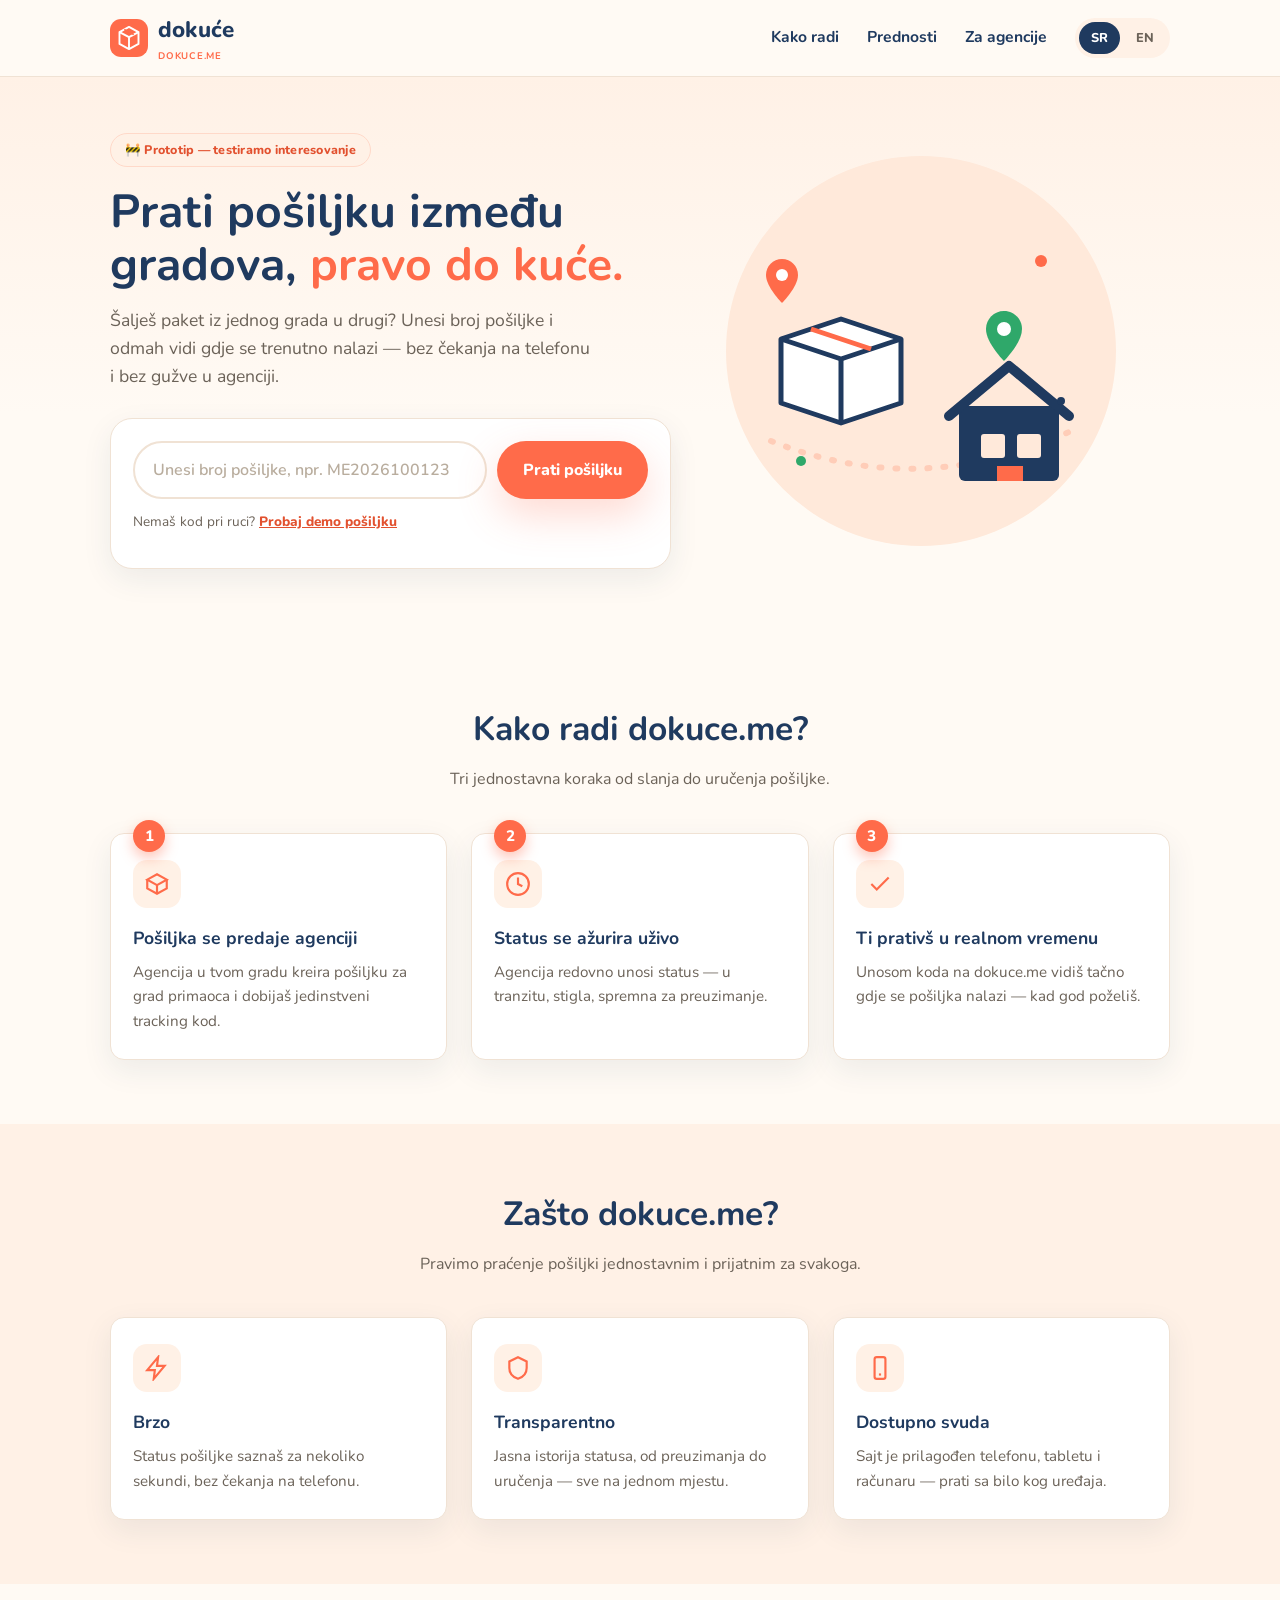
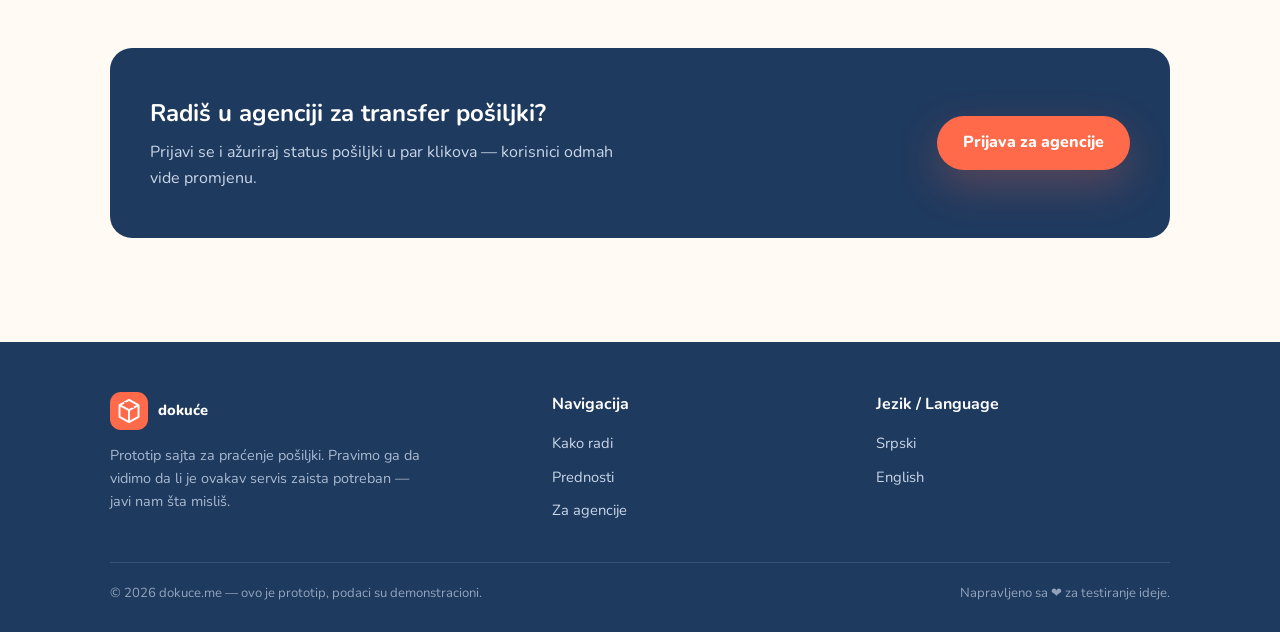
<file: index.html>
<!DOCTYPE html>
<html lang="sr">
<head>
<meta charset="UTF-8">
<meta name="viewport" content="width=device-width, initial-scale=1.0">

<!-- Google Analytics (GA4) — zameni G-XXXXXXXXXX svojim Measurement ID-jem iz analytics.google.com -->
<script async src="https://www.googletagmanager.com/gtag/js?id=G-XXXXXXXXXX"></script>
<script>
  window.dataLayer = window.dataLayer || [];
  function gtag(){dataLayer.push(arguments);}
  gtag('js', new Date());
  gtag('config', 'G-HY9GDK5MXQ');
</script>

<title>dokuće — Praćenje pošiljke između gradova | dokuce.me</title>
<meta name="description" content="Pratite pošiljke koje putuju između gradova u realnom vremenu — unesite tracking kod i saznajte tačno gdje se nalaze. Agencije za transport pošiljki ažuriraju status direktno na dokuce.me.">
<link rel="canonical" href="https://dokuce.me/">
<link rel="alternate" hreflang="sr" href="https://dokuce.me/">
<link rel="alternate" hreflang="en" href="https://dokuce.me/en/">
<link rel="alternate" hreflang="x-default" href="https://dokuce.me/">

<meta property="og:type" content="website">
<meta property="og:site_name" content="dokuće">
<meta property="og:title" content="dokuće — Praćenje pošiljke između gradova">
<meta property="og:description" content="Unesi tracking kod i saznaj gdje se tačno nalazi tvoja pošiljka na putu između gradova. Jednostavno, brzo, do kuće.">
<meta property="og:url" content="https://dokuce.me/">
<meta property="og:locale" content="sr_ME">
<meta property="og:locale:alternate" content="en_US">
<meta name="twitter:card" content="summary">
<meta name="theme-color" content="#ff6b4a">

<link rel="icon" href="/assets/favicon.svg" type="image/svg+xml">
<link rel="preconnect" href="https://fonts.googleapis.com">
<link rel="preconnect" href="https://fonts.gstatic.com" crossorigin>
<link href="https://fonts.googleapis.com/css2?family=Nunito:wght@400;600;700;800&display=swap" rel="stylesheet">
<link rel="stylesheet" href="/css/style.css">

<script type="application/ld+json">
{
  "@context": "https://schema.org",
  "@type": "Organization",
  "name": "dokuće",
  "alternateName": "dokuce.me",
  "url": "https://dokuce.me/",
  "logo": "https://dokuce.me/assets/logo.svg",
  "description": "Servis za praćenje lokalnih pošiljki koje putuju između gradova — prototip za ispitivanje interesovanja korisnika.",
  "sameAs": []
}
</script>
</head>
<body>

<header class="site-header">
  <div class="container">
    <a href="/" class="brand">
      <img src="/assets/logo.svg" alt="" class="logo-mark">
      <span>dokuće<small>dokuce.me</small></span>
    </a>

    <nav class="nav-desktop" aria-label="Glavna navigacija">
      <a href="#kako-radi">Kako radi</a>
      <a href="#prednosti">Prednosti</a>
      <a href="/agencije.html">Za agencije</a>
      <div class="lang-switch" aria-label="Izbor jezika">
        <a href="/" class="active">SR</a>
        <a href="/en/">EN</a>
      </div>
    </nav>

    <button class="nav-toggle" data-nav-toggle aria-expanded="false" aria-label="Otvori meni">
      <svg viewBox="0 0 24 24" fill="none" stroke="currentColor" stroke-width="2.2" stroke-linecap="round"><line x1="3" y1="6" x2="21" y2="6"/><line x1="3" y1="12" x2="21" y2="12"/><line x1="3" y1="18" x2="21" y2="18"/></svg>
    </button>
  </div>
  <nav class="nav-mobile" data-nav-mobile aria-label="Mobilna navigacija">
    <a href="#kako-radi">Kako radi</a>
    <a href="#prednosti">Prednosti</a>
    <a href="/agencije.html">Za agencije</a>
    <div class="lang-switch">
      <a href="/" class="active">SR</a>
      <a href="/en/">EN</a>
    </div>
  </nav>
</header>

<main>
  <section class="hero">
    <div class="container">
      <div class="hero-copy">
        <span class="proto-badge">🚧 Prototip — testiramo interesovanje</span>
        <h1>Prati pošiljku između gradova, <span class="accent">pravo do kuće.</span></h1>
        <p class="lead">Šalješ paket iz jednog grada u drugi? Unesi broj pošiljke i odmah vidi gdje se trenutno nalazi — bez čekanja na telefonu i bez gužve u agenciji.</p>

        <div class="track-card">
          <form data-track-form class="track-form">
            <label for="track-code" class="visually-hidden">Broj pošiljke</label>
            <input type="text" id="track-code" data-track-input placeholder="Unesi broj pošiljke, npr. ME2026100123" autocomplete="off">
            <button type="submit" class="btn btn-primary">Prati pošiljku</button>
          </form>
          <p class="track-hint">Nemaš kod pri ruci? <button type="button" data-demo-code>Probaj demo pošiljku</button></p>
          <p class="track-error" data-track-error></p>
        </div>
      </div>

      <div class="hero-art">
        <img src="/assets/hero.svg" alt="Ilustracija pošiljke na putu do kuće" width="420" height="420">
      </div>
    </div>
  </section>

  <section class="result-section" data-result-section>
    <div class="container">
      <div class="result-card">
        <div class="result-head" data-result-head>
          <div>
            <h2>Pošiljka <span class="result-code" data-result-code></span></h2>
            <div class="result-route" data-result-route></div>
            <div><strong>Pošiljalac:</strong> <span data-result-from></span> · <strong>Primalac:</strong> <span data-result-to></span></div>
            <div><strong>Agencija:</strong> <span data-result-agency></span></div>
          </div>
          <span class="status-pill" data-status-pill></span>
        </div>
        <ul class="timeline" data-timeline></ul>
      </div>
    </div>
  </section>

  <section class="section" id="kako-radi">
    <div class="container">
      <h2 class="section-title">Kako radi dokuce.me?</h2>
      <p class="section-sub">Tri jednostavna koraka od slanja do uručenja pošiljke.</p>
      <div class="grid-3">
        <div class="step-card">
          <span class="step-num">1</span>
          <div class="icon-wrap">
            <svg viewBox="0 0 24 24" fill="none" stroke="currentColor" stroke-width="2"><path d="M21 8l-9-5-9 5 9 5 9-5z"/><path d="M3 8v8l9 5 9-5V8"/><path d="M12 13v8"/></svg>
          </div>
          <h3>Pošiljka se predaje agenciji</h3>
          <p>Agencija u tvom gradu kreira pošiljku za grad primaoca i dobijaš jedinstveni tracking kod.</p>
        </div>
        <div class="step-card">
          <span class="step-num">2</span>
          <div class="icon-wrap">
            <svg viewBox="0 0 24 24" fill="none" stroke="currentColor" stroke-width="2"><circle cx="12" cy="12" r="10"/><path d="M12 6v6l4 2"/></svg>
          </div>
          <h3>Status se ažurira uživo</h3>
          <p>Agencija redovno unosi status — u tranzitu, stigla, spremna za preuzimanje.</p>
        </div>
        <div class="step-card">
          <span class="step-num">3</span>
          <div class="icon-wrap">
            <svg viewBox="0 0 24 24" fill="none" stroke="currentColor" stroke-width="2"><path d="M20 6L9 17l-5-5"/></svg>
          </div>
          <h3>Ti prativš u realnom vremenu</h3>
          <p>Unosom koda na dokuce.me vidiš tačno gdje se pošiljka nalazi — kad god poželiš.</p>
        </div>
      </div>
    </div>
  </section>

  <section class="section section-alt" id="prednosti">
    <div class="container">
      <h2 class="section-title">Zašto dokuce.me?</h2>
      <p class="section-sub">Pravimo praćenje pošiljki jednostavnim i prijatnim za svakoga.</p>
      <div class="grid-3">
        <div class="feature-card">
          <div class="icon-wrap">
            <svg viewBox="0 0 24 24" fill="none" stroke="currentColor" stroke-width="2"><path d="M13 2L3 14h7l-1 8 10-12h-7l1-8z"/></svg>
          </div>
          <h3>Brzo</h3>
          <p>Status pošiljke saznaš za nekoliko sekundi, bez čekanja na telefonu.</p>
        </div>
        <div class="feature-card">
          <div class="icon-wrap">
            <svg viewBox="0 0 24 24" fill="none" stroke="currentColor" stroke-width="2"><path d="M12 2l8 4v6c0 5-3.5 8.5-8 10-4.5-1.5-8-5-8-10V6l8-4z"/></svg>
          </div>
          <h3>Transparentno</h3>
          <p>Jasna istorija statusa, od preuzimanja do uručenja — sve na jednom mjestu.</p>
        </div>
        <div class="feature-card">
          <div class="icon-wrap">
            <svg viewBox="0 0 24 24" fill="none" stroke="currentColor" stroke-width="2"><rect x="7" y="2" width="10" height="20" rx="2"/><line x1="11" y1="18" x2="13" y2="18"/></svg>
          </div>
          <h3>Dostupno svuda</h3>
          <p>Sajt je prilagođen telefonu, tabletu i računaru — prati sa bilo kog uređaja.</p>
        </div>
      </div>
    </div>
  </section>

  <section class="section">
    <div class="container">
      <div class="cta-banner">
        <div>
          <h2>Radiš u agenciji za transfer pošiljki?</h2>
          <p>Prijavi se i ažuriraj status pošiljki u par klikova — korisnici odmah vide promjenu.</p>
        </div>
        <a href="/agencije.html" class="btn btn-primary">Prijava za agencije</a>
      </div>
    </div>
  </section>
</main>

<footer class="site-footer">
  <div class="container">
    <div class="footer-grid">
      <div class="footer-brand">
        <a href="/" class="brand"><img src="/assets/logo.svg" alt="" class="logo-mark"><span>dokuće</span></a>
        <p>Prototip sajta za praćenje pošiljki. Pravimo ga da vidimo da li je ovakav servis zaista potreban — javi nam šta misliš.</p>
      </div>
      <div>
        <h4>Navigacija</h4>
        <ul>
          <li><a href="#kako-radi">Kako radi</a></li>
          <li><a href="#prednosti">Prednosti</a></li>
          <li><a href="/agencije.html">Za agencije</a></li>
        </ul>
      </div>
      <div>
        <h4>Jezik / Language</h4>
        <ul>
          <li><a href="/">Srpski</a></li>
          <li><a href="/en/">English</a></li>
        </ul>
      </div>
    </div>
    <div class="footer-bottom">
      <span>© 2026 dokuce.me — ovo je prototip, podaci su demonstracioni.</span>
      <span>Napravljeno sa ❤ za testiranje ideje.</span>
    </div>
  </div>
</footer>

<script src="/js/data.js"></script>
<script src="/js/app.js"></script>
</body>
</html>
</file>
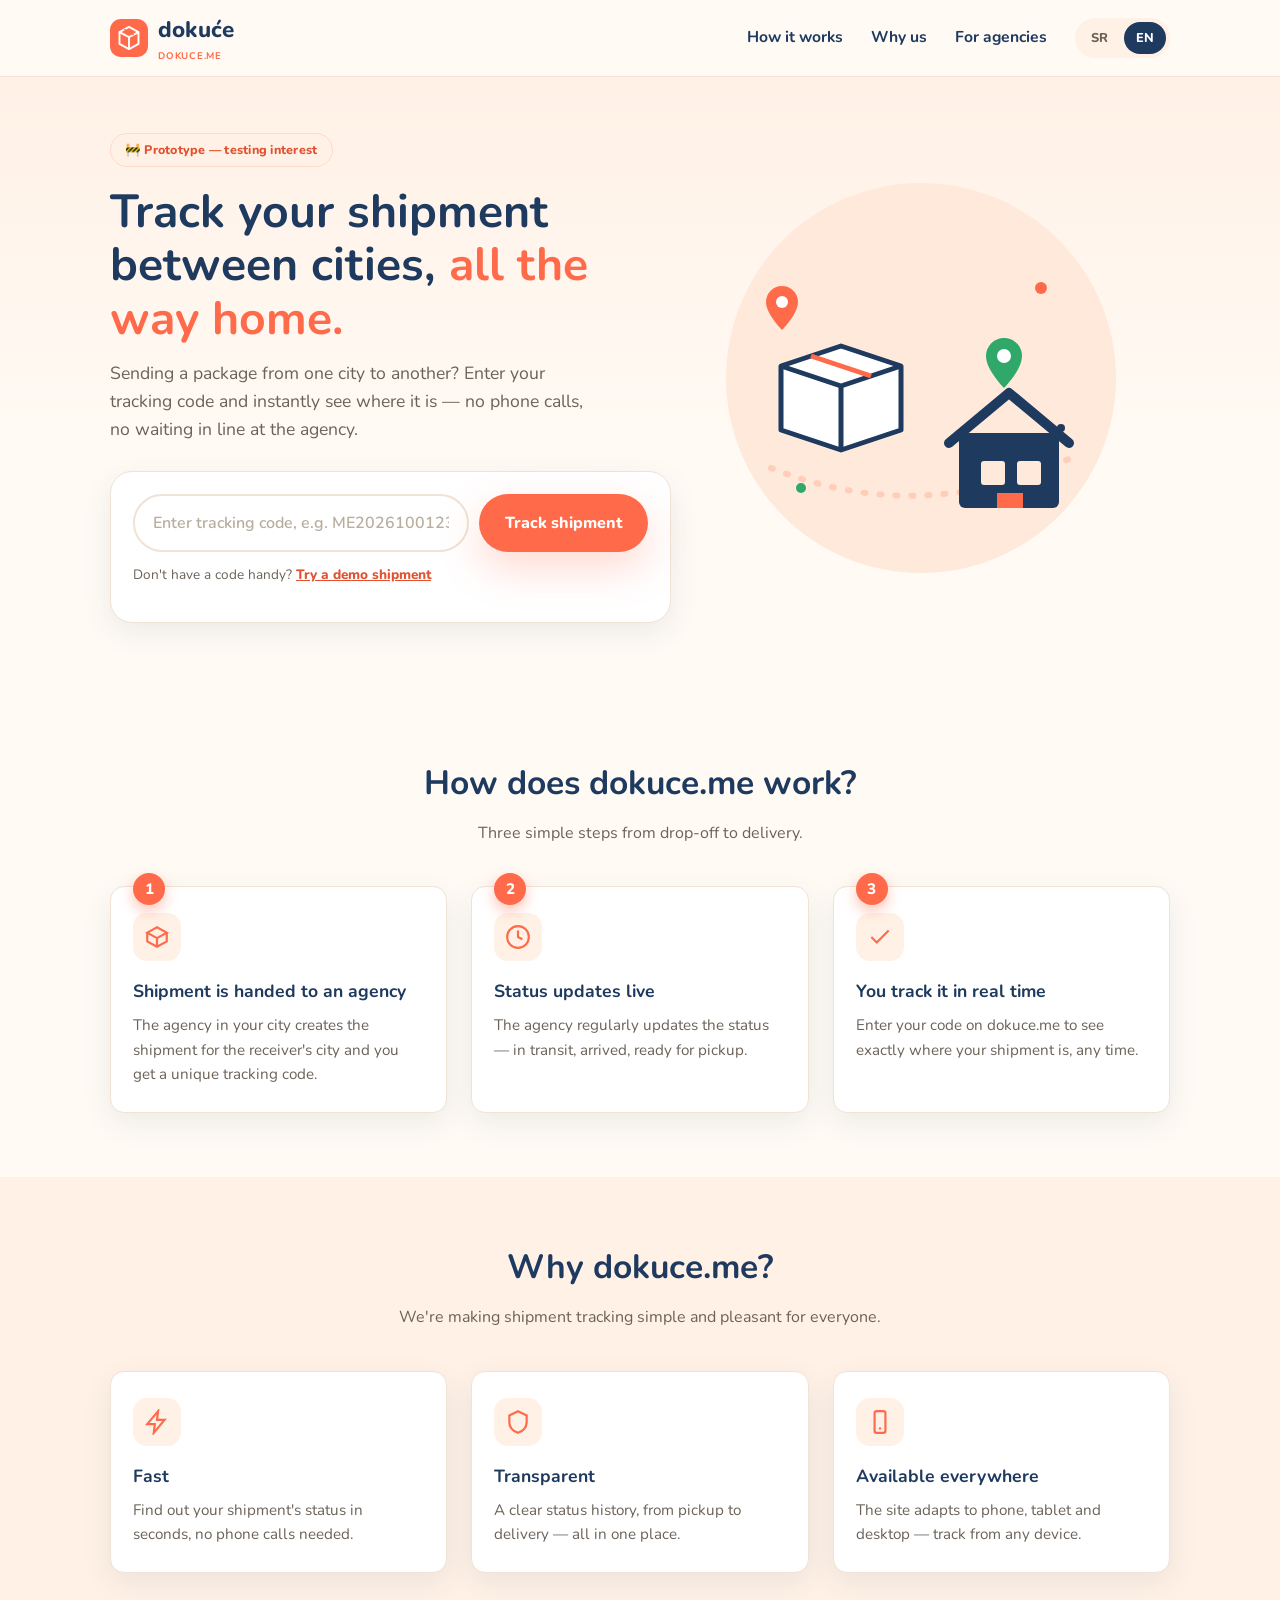
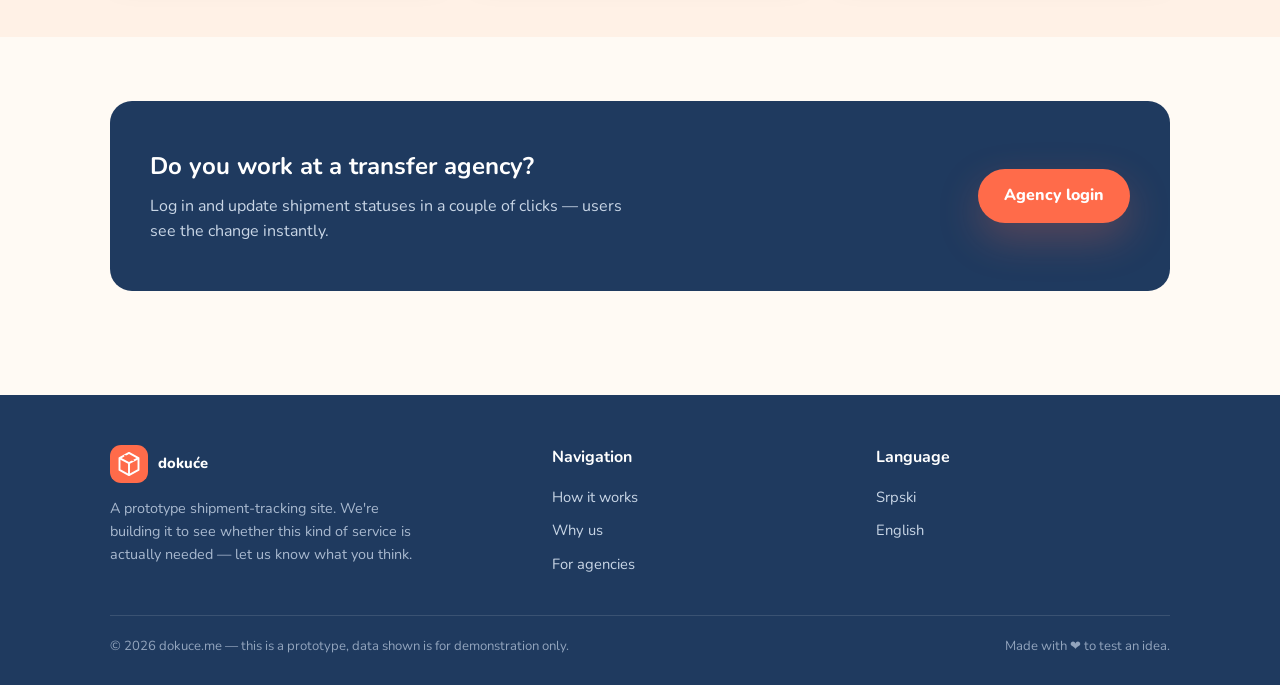
<file: en/index.html>
<!DOCTYPE html>
<html lang="en">
<head>
<meta charset="UTF-8">
<meta name="viewport" content="width=device-width, initial-scale=1.0">

<!-- Google Analytics (GA4) — replace G-XXXXXXXXXX with your Measurement ID from analytics.google.com -->
<script async src="https://www.googletagmanager.com/gtag/js?id=G-XXXXXXXXXX"></script>
<script>
  window.dataLayer = window.dataLayer || [];
  function gtag(){dataLayer.push(arguments);}
  gtag('js', new Date());
  gtag('config', 'G-XXXXXXXXXX');
</script>

<title>dokuće — Track Shipments Between Cities | dokuce.me</title>
<meta name="description" content="Track local shipments travelling between cities in real time — enter your tracking code and see exactly where it is. Transport agencies update shipment status directly on dokuce.me.">
<link rel="canonical" href="https://dokuce.me/en/">
<link rel="alternate" hreflang="sr" href="https://dokuce.me/">
<link rel="alternate" hreflang="en" href="https://dokuce.me/en/">
<link rel="alternate" hreflang="x-default" href="https://dokuce.me/">

<meta property="og:type" content="website">
<meta property="og:site_name" content="dokuće">
<meta property="og:title" content="dokuće — Track Shipments Between Cities">
<meta property="og:description" content="Enter your tracking code and see exactly where your shipment is on its way between cities. Simple, fast, all the way home.">
<meta property="og:url" content="https://dokuce.me/en/">
<meta property="og:locale" content="en_US">
<meta property="og:locale:alternate" content="sr_ME">
<meta name="twitter:card" content="summary">
<meta name="theme-color" content="#ff6b4a">

<link rel="icon" href="/assets/favicon.svg" type="image/svg+xml">
<link rel="preconnect" href="https://fonts.googleapis.com">
<link rel="preconnect" href="https://fonts.gstatic.com" crossorigin>
<link href="https://fonts.googleapis.com/css2?family=Nunito:wght@400;600;700;800&display=swap" rel="stylesheet">
<link rel="stylesheet" href="/css/style.css">

<script type="application/ld+json">
{
  "@context": "https://schema.org",
  "@type": "Organization",
  "name": "dokuće",
  "alternateName": "dokuce.me",
  "url": "https://dokuce.me/en/",
  "logo": "https://dokuce.me/assets/logo.svg",
  "description": "A tracking service for local shipments travelling between cities — a prototype built to gauge interest.",
  "sameAs": []
}
</script>
</head>
<body>

<header class="site-header">
  <div class="container">
    <a href="/en/" class="brand">
      <img src="/assets/logo.svg" alt="" class="logo-mark">
      <span>dokuće<small>dokuce.me</small></span>
    </a>

    <nav class="nav-desktop" aria-label="Main navigation">
      <a href="#how-it-works">How it works</a>
      <a href="#why-us">Why us</a>
      <a href="/en/agencies.html">For agencies</a>
      <div class="lang-switch" aria-label="Language switch">
        <a href="/">SR</a>
        <a href="/en/" class="active">EN</a>
      </div>
    </nav>

    <button class="nav-toggle" data-nav-toggle aria-expanded="false" aria-label="Open menu">
      <svg viewBox="0 0 24 24" fill="none" stroke="currentColor" stroke-width="2.2" stroke-linecap="round"><line x1="3" y1="6" x2="21" y2="6"/><line x1="3" y1="12" x2="21" y2="12"/><line x1="3" y1="18" x2="21" y2="18"/></svg>
    </button>
  </div>
  <nav class="nav-mobile" data-nav-mobile aria-label="Mobile navigation">
    <a href="#how-it-works">How it works</a>
    <a href="#why-us">Why us</a>
    <a href="/en/agencies.html">For agencies</a>
    <div class="lang-switch">
      <a href="/">SR</a>
      <a href="/en/" class="active">EN</a>
    </div>
  </nav>
</header>

<main>
  <section class="hero">
    <div class="container">
      <div class="hero-copy">
        <span class="proto-badge">🚧 Prototype — testing interest</span>
        <h1>Track your shipment between cities, <span class="accent">all the way home.</span></h1>
        <p class="lead">Sending a package from one city to another? Enter your tracking code and instantly see where it is — no phone calls, no waiting in line at the agency.</p>

        <div class="track-card">
          <form data-track-form class="track-form">
            <label for="track-code" class="visually-hidden">Tracking code</label>
            <input type="text" id="track-code" data-track-input placeholder="Enter tracking code, e.g. ME2026100123" autocomplete="off">
            <button type="submit" class="btn btn-primary">Track shipment</button>
          </form>
          <p class="track-hint">Don't have a code handy? <button type="button" data-demo-code>Try a demo shipment</button></p>
          <p class="track-error" data-track-error></p>
        </div>
      </div>

      <div class="hero-art">
        <img src="/assets/hero.svg" alt="Illustration of a shipment on its way home" width="420" height="420">
      </div>
    </div>
  </section>

  <section class="result-section" data-result-section>
    <div class="container">
      <div class="result-card">
        <div class="result-head" data-result-head>
          <div>
            <h2>Shipment <span class="result-code" data-result-code></span></h2>
            <div class="result-route" data-result-route></div>
            <div><strong>Sender:</strong> <span data-result-from></span> · <strong>Receiver:</strong> <span data-result-to></span></div>
            <div><strong>Agency:</strong> <span data-result-agency></span></div>
          </div>
          <span class="status-pill" data-status-pill></span>
        </div>
        <ul class="timeline" data-timeline></ul>
      </div>
    </div>
  </section>

  <section class="section" id="how-it-works">
    <div class="container">
      <h2 class="section-title">How does dokuce.me work?</h2>
      <p class="section-sub">Three simple steps from drop-off to delivery.</p>
      <div class="grid-3">
        <div class="step-card">
          <span class="step-num">1</span>
          <div class="icon-wrap">
            <svg viewBox="0 0 24 24" fill="none" stroke="currentColor" stroke-width="2"><path d="M21 8l-9-5-9 5 9 5 9-5z"/><path d="M3 8v8l9 5 9-5V8"/><path d="M12 13v8"/></svg>
          </div>
          <h3>Shipment is handed to an agency</h3>
          <p>The agency in your city creates the shipment for the receiver's city and you get a unique tracking code.</p>
        </div>
        <div class="step-card">
          <span class="step-num">2</span>
          <div class="icon-wrap">
            <svg viewBox="0 0 24 24" fill="none" stroke="currentColor" stroke-width="2"><circle cx="12" cy="12" r="10"/><path d="M12 6v6l4 2"/></svg>
          </div>
          <h3>Status updates live</h3>
          <p>The agency regularly updates the status — in transit, arrived, ready for pickup.</p>
        </div>
        <div class="step-card">
          <span class="step-num">3</span>
          <div class="icon-wrap">
            <svg viewBox="0 0 24 24" fill="none" stroke="currentColor" stroke-width="2"><path d="M20 6L9 17l-5-5"/></svg>
          </div>
          <h3>You track it in real time</h3>
          <p>Enter your code on dokuce.me to see exactly where your shipment is, any time.</p>
        </div>
      </div>
    </div>
  </section>

  <section class="section section-alt" id="why-us">
    <div class="container">
      <h2 class="section-title">Why dokuce.me?</h2>
      <p class="section-sub">We're making shipment tracking simple and pleasant for everyone.</p>
      <div class="grid-3">
        <div class="feature-card">
          <div class="icon-wrap">
            <svg viewBox="0 0 24 24" fill="none" stroke="currentColor" stroke-width="2"><path d="M13 2L3 14h7l-1 8 10-12h-7l1-8z"/></svg>
          </div>
          <h3>Fast</h3>
          <p>Find out your shipment's status in seconds, no phone calls needed.</p>
        </div>
        <div class="feature-card">
          <div class="icon-wrap">
            <svg viewBox="0 0 24 24" fill="none" stroke="currentColor" stroke-width="2"><path d="M12 2l8 4v6c0 5-3.5 8.5-8 10-4.5-1.5-8-5-8-10V6l8-4z"/></svg>
          </div>
          <h3>Transparent</h3>
          <p>A clear status history, from pickup to delivery — all in one place.</p>
        </div>
        <div class="feature-card">
          <div class="icon-wrap">
            <svg viewBox="0 0 24 24" fill="none" stroke="currentColor" stroke-width="2"><rect x="7" y="2" width="10" height="20" rx="2"/><line x1="11" y1="18" x2="13" y2="18"/></svg>
          </div>
          <h3>Available everywhere</h3>
          <p>The site adapts to phone, tablet and desktop — track from any device.</p>
        </div>
      </div>
    </div>
  </section>

  <section class="section">
    <div class="container">
      <div class="cta-banner">
        <div>
          <h2>Do you work at a transfer agency?</h2>
          <p>Log in and update shipment statuses in a couple of clicks — users see the change instantly.</p>
        </div>
        <a href="/en/agencies.html" class="btn btn-primary">Agency login</a>
      </div>
    </div>
  </section>
</main>

<footer class="site-footer">
  <div class="container">
    <div class="footer-grid">
      <div class="footer-brand">
        <a href="/en/" class="brand"><img src="/assets/logo.svg" alt="" class="logo-mark"><span>dokuće</span></a>
        <p>A prototype shipment-tracking site. We're building it to see whether this kind of service is actually needed — let us know what you think.</p>
      </div>
      <div>
        <h4>Navigation</h4>
        <ul>
          <li><a href="#how-it-works">How it works</a></li>
          <li><a href="#why-us">Why us</a></li>
          <li><a href="/en/agencies.html">For agencies</a></li>
        </ul>
      </div>
      <div>
        <h4>Language</h4>
        <ul>
          <li><a href="/">Srpski</a></li>
          <li><a href="/en/">English</a></li>
        </ul>
      </div>
    </div>
    <div class="footer-bottom">
      <span>© 2026 dokuce.me — this is a prototype, data shown is for demonstration only.</span>
      <span>Made with ❤ to test an idea.</span>
    </div>
  </div>
</footer>

<script src="/js/data.js"></script>
<script src="/js/app.js"></script>
</body>
</html>
</file>
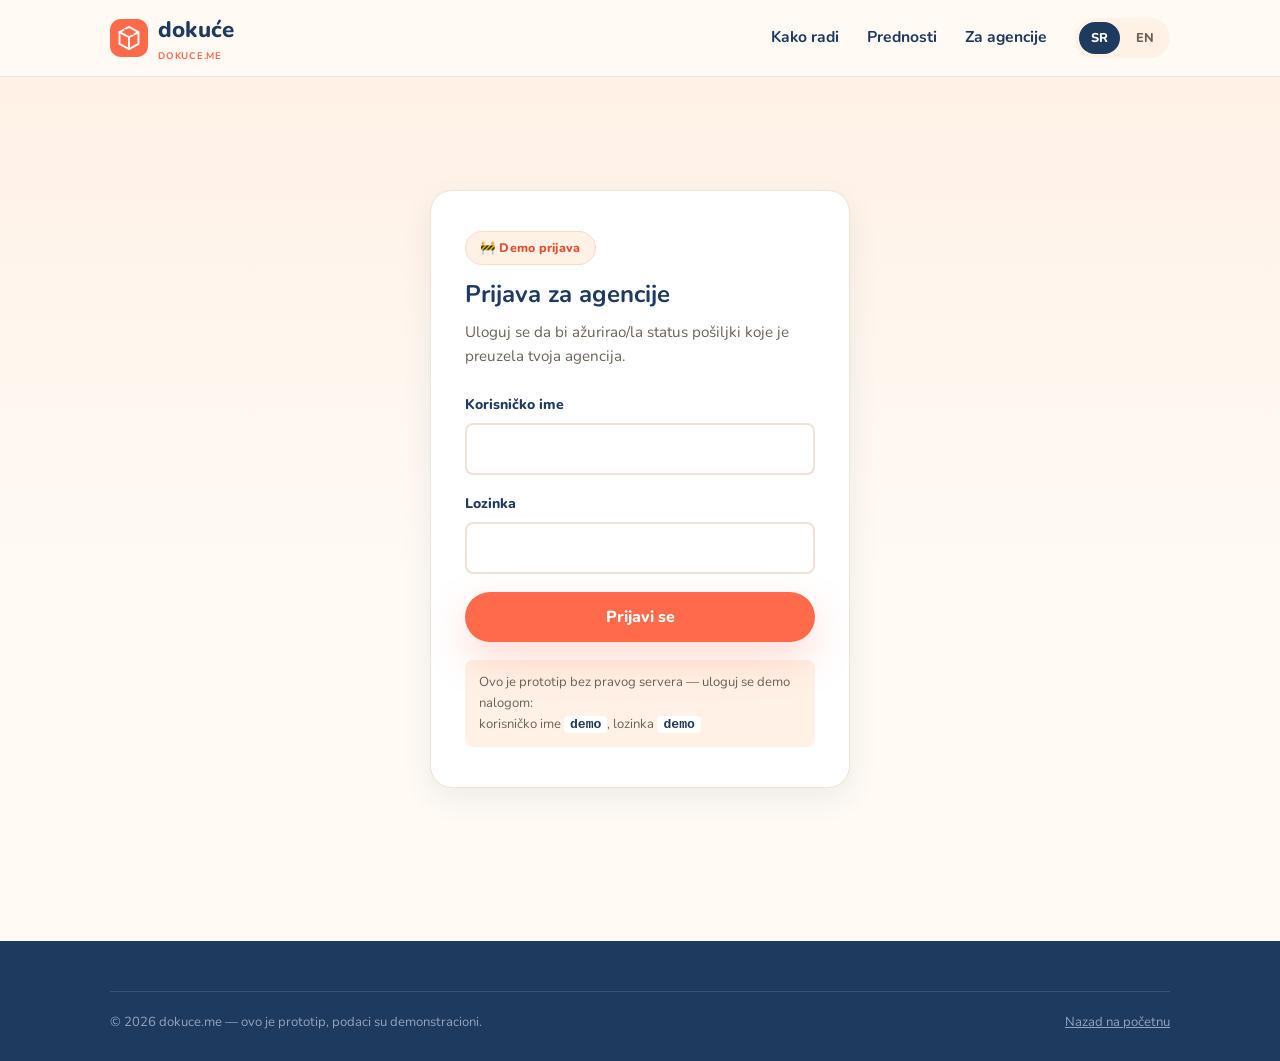
<file: agencije.html>
<!DOCTYPE html>
<html lang="sr">
<head>
<meta charset="UTF-8">
<meta name="viewport" content="width=device-width, initial-scale=1.0">

<!-- Google Analytics (GA4) — zameni G-XXXXXXXXXX svojim Measurement ID-jem iz analytics.google.com -->
<script async src="https://www.googletagmanager.com/gtag/js?id=G-XXXXXXXXXX"></script>
<script>
  window.dataLayer = window.dataLayer || [];
  function gtag(){dataLayer.push(arguments);}
  gtag('js', new Date());
  gtag('config', 'G-XXXXXXXXXX');
</script>

<title>Prijava za agencije — dokuce.me</title>
<meta name="description" content="Prijava za agencije za transfer pošiljki. Ažuriraj status pošiljke i korisnici odmah vide promjenu na dokuce.me.">
<link rel="canonical" href="https://dokuce.me/agencije.html">
<link rel="alternate" hreflang="sr" href="https://dokuce.me/agencije.html">
<link rel="alternate" hreflang="en" href="https://dokuce.me/en/agencies.html">
<link rel="alternate" hreflang="x-default" href="https://dokuce.me/agencije.html">
<meta name="robots" content="noindex, follow">
<meta name="theme-color" content="#ff6b4a">

<link rel="icon" href="/assets/favicon.svg" type="image/svg+xml">
<link rel="preconnect" href="https://fonts.googleapis.com">
<link rel="preconnect" href="https://fonts.gstatic.com" crossorigin>
<link href="https://fonts.googleapis.com/css2?family=Nunito:wght@400;600;700;800&display=swap" rel="stylesheet">
<link rel="stylesheet" href="/css/style.css">
</head>
<body>

<header class="site-header">
  <div class="container">
    <a href="/" class="brand">
      <img src="/assets/logo.svg" alt="" class="logo-mark">
      <span>dokuće<small>dokuce.me</small></span>
    </a>
    <nav class="nav-desktop" aria-label="Glavna navigacija">
      <a href="/#kako-radi">Kako radi</a>
      <a href="/#prednosti">Prednosti</a>
      <a href="/agencije.html">Za agencije</a>
      <div class="lang-switch">
        <a href="/agencije.html" class="active">SR</a>
        <a href="/en/agencies.html">EN</a>
      </div>
    </nav>
    <button class="nav-toggle" data-nav-toggle aria-expanded="false" aria-label="Otvori meni">
      <svg viewBox="0 0 24 24" fill="none" stroke="currentColor" stroke-width="2.2" stroke-linecap="round"><line x1="3" y1="6" x2="21" y2="6"/><line x1="3" y1="12" x2="21" y2="12"/><line x1="3" y1="18" x2="21" y2="18"/></svg>
    </button>
  </div>
  <nav class="nav-mobile" data-nav-mobile aria-label="Mobilna navigacija">
    <a href="/#kako-radi">Kako radi</a>
    <a href="/#prednosti">Prednosti</a>
    <a href="/agencije.html">Za agencije</a>
    <div class="lang-switch">
      <a href="/agencije.html" class="active">SR</a>
      <a href="/en/agencies.html">EN</a>
    </div>
  </nav>
</header>

<main>
  <div class="auth-wrap" data-auth-wrap>
    <div class="auth-card">
      <span class="proto-badge">🚧 Demo prijava</span>
      <h1>Prijava za agencije</h1>
      <p class="sub">Uloguj se da bi ažurirao/la status pošiljki koje je preuzela tvoja agencija.</p>

      <p class="auth-error" data-login-error></p>

      <form data-login-form>
        <div class="field">
          <label for="username">Korisničko ime</label>
          <input type="text" id="username" name="username" autocomplete="username" required>
        </div>
        <div class="field">
          <label for="password">Lozinka</label>
          <input type="password" id="password" name="password" autocomplete="current-password" required>
        </div>
        <button type="submit" class="btn btn-primary btn-block">Prijavi se</button>
      </form>

      <div class="demo-hint">
        Ovo je prototip bez pravog servera — uloguj se demo nalogom: <br>
        korisničko ime <code>demo</code>, lozinka <code>demo</code>
      </div>
    </div>
  </div>

  <div class="dash-wrap" data-dash-wrap>
    <div class="container">
      <div class="dash-top">
        <div>
          <h1>Zdravo, <span data-agency-name></span> 👋</h1>
          <p>Ažuriraj status pošiljki — promjena je odmah vidljiva na stranici za praćenje.</p>
        </div>
        <button class="btn btn-ghost btn-sm" data-logout>Odjavi se</button>
      </div>

      <div class="dash-grid">
        <div class="panel">
          <h2>Pošiljke tvoje agencije</h2>
          <ul class="shipment-list" data-shipment-list></ul>
        </div>

        <div class="panel">
          <h2>Ažuriraj / kreiraj pošiljku</h2>
          <form data-update-form>
            <div class="field">
              <label for="u-code">Broj pošiljke</label>
              <input type="text" id="u-code" data-update-code placeholder="npr. ME2026100999" required>
            </div>
            <div class="field">
              <label for="u-from-city">Grad slanja</label>
              <select id="u-from-city" data-update-from-city></select>
            </div>
            <div class="field">
              <label for="u-to-city">Grad primanja</label>
              <select id="u-to-city" data-update-to-city></select>
            </div>
            <div class="field">
              <label for="u-status">Status</label>
              <select id="u-status" data-update-status></select>
            </div>
            <div class="field">
              <label for="u-location">Trenutna lokacija (opciono)</label>
              <input type="text" id="u-location" data-update-location placeholder="npr. Danilovgrad, na putu">
            </div>
            <div class="field">
              <label for="u-sender">Pošiljalac (opciono)</label>
              <input type="text" id="u-sender" data-update-sender placeholder="Ime i prezime">
            </div>
            <div class="field">
              <label for="u-receiver">Primalac (opciono)</label>
              <input type="text" id="u-receiver" data-update-receiver placeholder="Ime i prezime">
            </div>
            <button type="submit" class="btn btn-primary btn-block">Sačuvaj status</button>
          </form>
        </div>
      </div>
    </div>
  </div>
</main>

<div class="toast" data-toast></div>

<footer class="site-footer">
  <div class="container">
    <div class="footer-bottom">
      <span>© 2026 dokuce.me — ovo je prototip, podaci su demonstracioni.</span>
      <a href="/">Nazad na početnu</a>
    </div>
  </div>
</footer>

<script src="/js/data.js"></script>
<script src="/js/agency.js"></script>
</body>
</html>
</file>
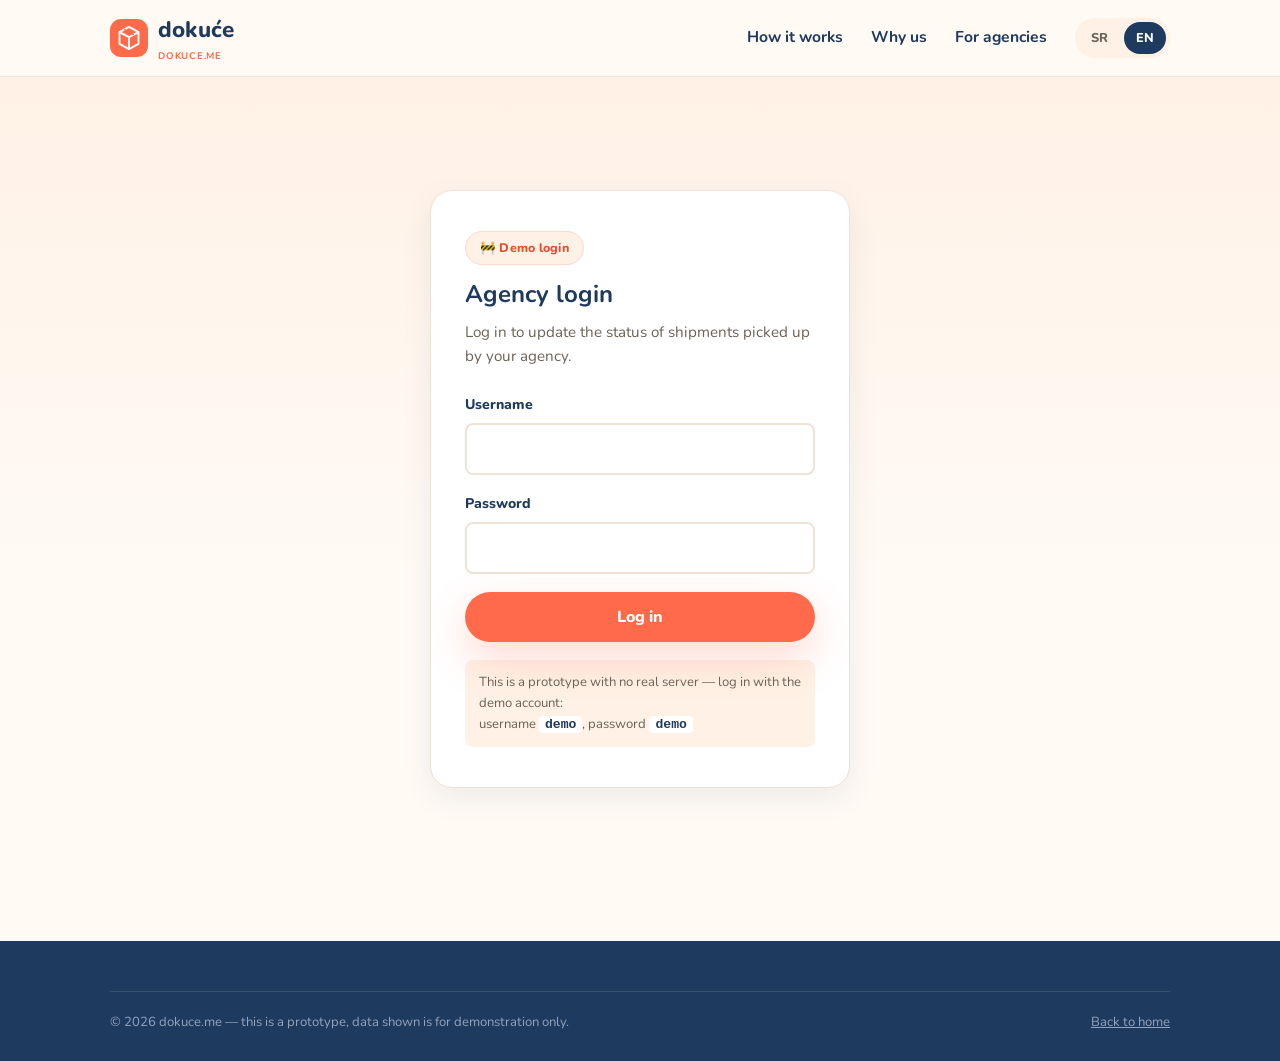
<file: en/agencies.html>
<!DOCTYPE html>
<html lang="en">
<head>
<meta charset="UTF-8">
<meta name="viewport" content="width=device-width, initial-scale=1.0">

<!-- Google Analytics (GA4) — replace G-XXXXXXXXXX with your Measurement ID from analytics.google.com -->
<script async src="https://www.googletagmanager.com/gtag/js?id=G-XXXXXXXXXX"></script>
<script>
  window.dataLayer = window.dataLayer || [];
  function gtag(){dataLayer.push(arguments);}
  gtag('js', new Date());
  gtag('config', 'G-XXXXXXXXXX');
</script>

<title>Agency Login — dokuce.me</title>
<meta name="description" content="Login for transfer agencies. Update shipment status and users instantly see the change on dokuce.me.">
<link rel="canonical" href="https://dokuce.me/en/agencies.html">
<link rel="alternate" hreflang="sr" href="https://dokuce.me/agencije.html">
<link rel="alternate" hreflang="en" href="https://dokuce.me/en/agencies.html">
<link rel="alternate" hreflang="x-default" href="https://dokuce.me/agencije.html">
<meta name="robots" content="noindex, follow">
<meta name="theme-color" content="#ff6b4a">

<link rel="icon" href="/assets/favicon.svg" type="image/svg+xml">
<link rel="preconnect" href="https://fonts.googleapis.com">
<link rel="preconnect" href="https://fonts.gstatic.com" crossorigin>
<link href="https://fonts.googleapis.com/css2?family=Nunito:wght@400;600;700;800&display=swap" rel="stylesheet">
<link rel="stylesheet" href="/css/style.css">
</head>
<body>

<header class="site-header">
  <div class="container">
    <a href="/en/" class="brand">
      <img src="/assets/logo.svg" alt="" class="logo-mark">
      <span>dokuće<small>dokuce.me</small></span>
    </a>
    <nav class="nav-desktop" aria-label="Main navigation">
      <a href="/en/#how-it-works">How it works</a>
      <a href="/en/#why-us">Why us</a>
      <a href="/en/agencies.html">For agencies</a>
      <div class="lang-switch">
        <a href="/agencije.html">SR</a>
        <a href="/en/agencies.html" class="active">EN</a>
      </div>
    </nav>
    <button class="nav-toggle" data-nav-toggle aria-expanded="false" aria-label="Open menu">
      <svg viewBox="0 0 24 24" fill="none" stroke="currentColor" stroke-width="2.2" stroke-linecap="round"><line x1="3" y1="6" x2="21" y2="6"/><line x1="3" y1="12" x2="21" y2="12"/><line x1="3" y1="18" x2="21" y2="18"/></svg>
    </button>
  </div>
  <nav class="nav-mobile" data-nav-mobile aria-label="Mobile navigation">
    <a href="/en/#how-it-works">How it works</a>
    <a href="/en/#why-us">Why us</a>
    <a href="/en/agencies.html">For agencies</a>
    <div class="lang-switch">
      <a href="/agencije.html">SR</a>
      <a href="/en/agencies.html" class="active">EN</a>
    </div>
  </nav>
</header>

<main>
  <div class="auth-wrap" data-auth-wrap>
    <div class="auth-card">
      <span class="proto-badge">🚧 Demo login</span>
      <h1>Agency login</h1>
      <p class="sub">Log in to update the status of shipments picked up by your agency.</p>

      <p class="auth-error" data-login-error></p>

      <form data-login-form>
        <div class="field">
          <label for="username">Username</label>
          <input type="text" id="username" name="username" autocomplete="username" required>
        </div>
        <div class="field">
          <label for="password">Password</label>
          <input type="password" id="password" name="password" autocomplete="current-password" required>
        </div>
        <button type="submit" class="btn btn-primary btn-block">Log in</button>
      </form>

      <div class="demo-hint">
        This is a prototype with no real server — log in with the demo account: <br>
        username <code>demo</code>, password <code>demo</code>
      </div>
    </div>
  </div>

  <div class="dash-wrap" data-dash-wrap>
    <div class="container">
      <div class="dash-top">
        <div>
          <h1>Hi, <span data-agency-name></span> 👋</h1>
          <p>Update shipment statuses — the change is instantly visible on the tracking page.</p>
        </div>
        <button class="btn btn-ghost btn-sm" data-logout>Log out</button>
      </div>

      <div class="dash-grid">
        <div class="panel">
          <h2>Your agency's shipments</h2>
          <ul class="shipment-list" data-shipment-list></ul>
        </div>

        <div class="panel">
          <h2>Update / create shipment</h2>
          <form data-update-form>
            <div class="field">
              <label for="u-code">Tracking code</label>
              <input type="text" id="u-code" data-update-code placeholder="e.g. ME2026100999" required>
            </div>
            <div class="field">
              <label for="u-from-city">Origin city</label>
              <select id="u-from-city" data-update-from-city></select>
            </div>
            <div class="field">
              <label for="u-to-city">Destination city</label>
              <select id="u-to-city" data-update-to-city></select>
            </div>
            <div class="field">
              <label for="u-status">Status</label>
              <select id="u-status" data-update-status></select>
            </div>
            <div class="field">
              <label for="u-location">Current location (optional)</label>
              <input type="text" id="u-location" data-update-location placeholder="e.g. Danilovgrad, en route">
            </div>
            <div class="field">
              <label for="u-sender">Sender (optional)</label>
              <input type="text" id="u-sender" data-update-sender placeholder="Full name">
            </div>
            <div class="field">
              <label for="u-receiver">Receiver (optional)</label>
              <input type="text" id="u-receiver" data-update-receiver placeholder="Full name">
            </div>
            <button type="submit" class="btn btn-primary btn-block">Save status</button>
          </form>
        </div>
      </div>
    </div>
  </div>
</main>

<div class="toast" data-toast></div>

<footer class="site-footer">
  <div class="container">
    <div class="footer-bottom">
      <span>© 2026 dokuce.me — this is a prototype, data shown is for demonstration only.</span>
      <a href="/en/">Back to home</a>
    </div>
  </div>
</footer>

<script src="/js/data.js"></script>
<script src="/js/agency.js"></script>
</body>
</html>
</file>
<file: css/style.css>
/* dokuce.me — prototype styling
   Friendly, warm, mobile-first design */

:root {
  --color-primary: #ff6b4a;
  --color-primary-dark: #e2512f;
  --color-secondary: #1f3a5f;
  --color-secondary-light: #2d5280;
  --color-bg: #fffaf4;
  --color-bg-alt: #fff1e6;
  --color-card: #ffffff;
  --color-text: #2b2520;
  --color-text-muted: #6b6258;
  --color-success: #2fa86a;
  --color-warning: #e2a63a;
  --color-border: #f0e2d4;
  --radius-lg: 22px;
  --radius-md: 14px;
  --radius-sm: 8px;
  --shadow-soft: 0 10px 30px rgba(31, 58, 95, 0.08);
  --shadow-pop: 0 16px 40px rgba(255, 107, 74, 0.25);
  --font-main: "Nunito", "Segoe UI", system-ui, -apple-system, sans-serif;
}

* { box-sizing: border-box; }

html { scroll-behavior: smooth; }

body {
  margin: 0;
  font-family: var(--font-main);
  background: var(--color-bg);
  color: var(--color-text);
  line-height: 1.6;
  -webkit-font-smoothing: antialiased;
}

img, svg { max-width: 100%; display: block; }

a { color: inherit; }

.container {
  width: 100%;
  max-width: 1100px;
  margin: 0 auto;
  padding: 0 20px;
}

.visually-hidden {
  position: absolute;
  width: 1px; height: 1px;
  overflow: hidden;
  clip: rect(0 0 0 0);
  white-space: nowrap;
}

/* ---------- Buttons ---------- */
.btn {
  display: inline-flex;
  align-items: center;
  justify-content: center;
  gap: 8px;
  font-family: inherit;
  font-weight: 800;
  font-size: 1rem;
  padding: 14px 26px;
  border-radius: 999px;
  border: none;
  cursor: pointer;
  text-decoration: none;
  transition: transform 0.15s ease, box-shadow 0.15s ease, background 0.15s ease;
  white-space: nowrap;
}
.btn:active { transform: translateY(1px); }

.btn-primary {
  background: var(--color-primary);
  color: #fff;
  box-shadow: var(--shadow-pop);
}
.btn-primary:hover { background: var(--color-primary-dark); }

.btn-secondary {
  background: var(--color-secondary);
  color: #fff;
}
.btn-secondary:hover { background: var(--color-secondary-light); }

.btn-ghost {
  background: transparent;
  color: var(--color-secondary);
  border: 2px solid var(--color-border);
}
.btn-ghost:hover { border-color: var(--color-secondary); }

.btn-block { width: 100%; }
.btn-sm { padding: 10px 18px; font-size: 0.9rem; }

/* ---------- Header ---------- */
.site-header {
  position: sticky;
  top: 0;
  z-index: 50;
  background: rgba(255, 250, 244, 0.92);
  backdrop-filter: blur(6px);
  border-bottom: 1px solid var(--color-border);
}
.site-header .container {
  display: flex;
  align-items: center;
  justify-content: space-between;
  min-height: 76px;
}

.brand {
  display: flex;
  align-items: center;
  gap: 10px;
  text-decoration: none;
  font-weight: 800;
  font-size: 1.4rem;
  color: var(--color-secondary);
}
.brand .logo-mark { width: 38px; height: 38px; flex-shrink: 0; }
.brand small {
  display: block;
  font-size: 0.6rem;
  font-weight: 700;
  letter-spacing: 0.08em;
  color: var(--color-primary);
  text-transform: uppercase;
}

.nav-desktop {
  display: flex;
  align-items: center;
  gap: 28px;
}
.nav-desktop a {
  text-decoration: none;
  font-weight: 700;
  color: var(--color-secondary);
  font-size: 0.98rem;
}
.nav-desktop a:hover { color: var(--color-primary); }

.lang-switch {
  display: flex;
  gap: 4px;
  background: var(--color-bg-alt);
  border-radius: 999px;
  padding: 4px;
}
.lang-switch a {
  padding: 6px 12px;
  border-radius: 999px;
  font-weight: 800;
  font-size: 0.8rem;
  text-decoration: none;
  color: var(--color-text-muted);
}
.lang-switch a.active {
  background: var(--color-secondary);
  color: #fff;
}

.nav-toggle {
  display: none;
  background: none;
  border: none;
  cursor: pointer;
  padding: 8px;
}
.nav-toggle svg { width: 26px; height: 26px; color: var(--color-secondary); }

.nav-mobile {
  display: none;
  flex-direction: column;
  gap: 4px;
  padding: 10px 20px 20px;
  border-top: 1px solid var(--color-border);
  background: var(--color-bg);
}
.nav-mobile.open { display: flex; }
.nav-mobile a {
  padding: 12px 6px;
  text-decoration: none;
  font-weight: 700;
  color: var(--color-secondary);
  border-bottom: 1px solid var(--color-border);
}
.nav-mobile .lang-switch { align-self: flex-start; margin-top: 10px; }

/* ---------- Badge ---------- */
.proto-badge {
  display: inline-flex;
  align-items: center;
  gap: 6px;
  background: #fff1e6;
  color: var(--color-primary-dark);
  border: 1px solid #ffd9c9;
  padding: 6px 14px;
  border-radius: 999px;
  font-size: 0.78rem;
  font-weight: 800;
  letter-spacing: 0.02em;
}

/* ---------- Hero ---------- */
.hero {
  padding: 56px 0 70px;
  background: linear-gradient(180deg, #fff1e6 0%, #fffaf4 60%);
  overflow: hidden;
}
.hero .container {
  display: grid;
  grid-template-columns: 1.1fr 0.9fr;
  gap: 40px;
  align-items: center;
}
.hero h1 {
  font-size: clamp(2rem, 4vw, 2.9rem);
  line-height: 1.15;
  margin: 18px 0 14px;
  color: var(--color-secondary);
}
.hero h1 .accent { color: var(--color-primary); }
.hero p.lead {
  font-size: 1.1rem;
  color: var(--color-text-muted);
  max-width: 480px;
  margin: 0 0 28px;
}

.hero-art { position: relative; }

/* ---------- Tracking widget ---------- */
.track-card {
  background: var(--color-card);
  border-radius: var(--radius-lg);
  box-shadow: var(--shadow-soft);
  padding: 22px;
  border: 1px solid var(--color-border);
}
.track-form {
  display: flex;
  gap: 10px;
  flex-wrap: wrap;
}
.track-form input[type="text"] {
  flex: 1 1 220px;
  min-width: 0;
  padding: 16px 18px;
  border-radius: 999px;
  border: 2px solid var(--color-border);
  font-family: inherit;
  font-size: 1rem;
  font-weight: 700;
  color: var(--color-secondary);
  background: #fff;
}
.track-form input[type="text"]:focus {
  outline: none;
  border-color: var(--color-primary);
}
.track-form input[type="text"]::placeholder { color: #b9ad9e; font-weight: 600; }

.track-hint {
  margin-top: 12px;
  font-size: 0.85rem;
  color: var(--color-text-muted);
}
.track-hint button {
  background: none;
  border: none;
  padding: 0;
  font: inherit;
  font-weight: 800;
  color: var(--color-primary-dark);
  text-decoration: underline;
  cursor: pointer;
}

.track-error {
  margin-top: 14px;
  background: #fff1e6;
  border: 1px solid #ffcdb8;
  color: var(--color-primary-dark);
  padding: 12px 16px;
  border-radius: var(--radius-sm);
  font-weight: 700;
  font-size: 0.92rem;
  display: none;
}
.track-error.show { display: block; }

/* ---------- Result timeline ---------- */
.result-section { padding: 10px 0 70px; display: none; }
.result-section.show { display: block; }

.result-card {
  background: var(--color-card);
  border-radius: var(--radius-lg);
  box-shadow: var(--shadow-soft);
  border: 1px solid var(--color-border);
  padding: 28px;
}
.result-head {
  display: flex;
  justify-content: space-between;
  align-items: flex-start;
  flex-wrap: wrap;
  gap: 14px;
  margin-bottom: 22px;
  padding-bottom: 18px;
  border-bottom: 1px dashed var(--color-border);
}
.result-head h2 { margin: 0 0 4px; font-size: 1.3rem; color: var(--color-secondary); }
.result-code { font-weight: 800; color: var(--color-primary-dark); letter-spacing: 0.03em; }
.result-route { font-weight: 800; color: var(--color-primary-dark); margin-bottom: 6px; font-size: 1.02rem; }

.status-pill {
  display: inline-flex;
  align-items: center;
  gap: 8px;
  padding: 8px 16px;
  border-radius: 999px;
  font-weight: 800;
  font-size: 0.9rem;
  background: var(--color-bg-alt);
  color: var(--color-secondary);
}
.status-pill.is-delivered { background: #e4f6ec; color: var(--color-success); }
.status-pill.is-ready { background: #fff4d9; color: #a8791f; }
.status-pill.is-hold { background: #ffe6e0; color: var(--color-primary-dark); }

.timeline { list-style: none; margin: 0; padding: 0; }
.timeline li {
  position: relative;
  padding: 0 0 26px 38px;
  border-left: 2px solid var(--color-border);
}
.timeline li:last-child { border-left-color: transparent; padding-bottom: 0; }
.timeline li::before {
  content: "";
  position: absolute;
  left: -9px;
  top: 2px;
  width: 16px;
  height: 16px;
  border-radius: 50%;
  background: var(--color-border);
  border: 3px solid var(--color-bg);
}
.timeline li.done::before { background: var(--color-primary); }
.timeline li.done.final::before { background: var(--color-success); }
.timeline .t-title { font-weight: 800; color: var(--color-secondary); }
.timeline .t-meta { font-size: 0.85rem; color: var(--color-text-muted); margin-top: 2px; }
.timeline li:not(.done) .t-title,
.timeline li:not(.done) .t-meta { color: #c7bdae; }

/* ---------- Generic sections ---------- */
.section { padding: 64px 0; }
.section-alt { background: var(--color-bg-alt); }
.section h2.section-title {
  font-size: clamp(1.6rem, 3vw, 2.1rem);
  color: var(--color-secondary);
  text-align: center;
  margin: 0 0 10px;
}
.section p.section-sub {
  text-align: center;
  color: var(--color-text-muted);
  max-width: 560px;
  margin: 0 auto 40px;
}

.grid-3 {
  display: grid;
  grid-template-columns: repeat(3, 1fr);
  gap: 24px;
}
.grid-2 {
  display: grid;
  grid-template-columns: repeat(2, 1fr);
  gap: 24px;
}

.feature-card, .step-card {
  background: var(--color-card);
  border-radius: var(--radius-md);
  padding: 26px 22px;
  border: 1px solid var(--color-border);
  box-shadow: var(--shadow-soft);
  text-align: left;
}
.step-card { position: relative; }
.step-num {
  position: absolute;
  top: -14px;
  left: 22px;
  background: var(--color-primary);
  color: #fff;
  width: 32px;
  height: 32px;
  border-radius: 50%;
  display: flex;
  align-items: center;
  justify-content: center;
  font-weight: 800;
  font-size: 0.95rem;
  box-shadow: 0 6px 14px rgba(255,107,74,0.4);
}
.feature-card .icon-wrap, .step-card .icon-wrap {
  width: 48px;
  height: 48px;
  border-radius: 14px;
  background: var(--color-bg-alt);
  display: flex;
  align-items: center;
  justify-content: center;
  margin-bottom: 16px;
}
.feature-card .icon-wrap svg, .step-card .icon-wrap svg {
  width: 26px; height: 26px; color: var(--color-primary);
}
.feature-card h3, .step-card h3 { margin: 0 0 8px; color: var(--color-secondary); font-size: 1.1rem; }
.feature-card p, .step-card p { margin: 0; color: var(--color-text-muted); font-size: 0.95rem; }

/* ---------- Agency CTA ---------- */
.cta-banner {
  background: var(--color-secondary);
  border-radius: var(--radius-lg);
  padding: 46px 40px;
  color: #fff;
  display: flex;
  align-items: center;
  justify-content: space-between;
  gap: 24px;
  flex-wrap: wrap;
}
.cta-banner h2 { margin: 0 0 8px; font-size: 1.5rem; }
.cta-banner p { margin: 0; color: #c9d6e6; max-width: 480px; }

/* ---------- Footer ---------- */
.site-footer {
  background: var(--color-secondary);
  color: #c9d6e6;
  padding: 50px 0 28px;
  margin-top: 40px;
}
.footer-grid {
  display: grid;
  grid-template-columns: 1.4fr 1fr 1fr;
  gap: 30px;
  margin-bottom: 30px;
}
.footer-grid h4 { color: #fff; margin: 0 0 14px; font-size: 1rem; }
.footer-grid ul { list-style: none; margin: 0; padding: 0; }
.footer-grid li { margin-bottom: 8px; }
.footer-grid a { text-decoration: none; color: #c9d6e6; font-size: 0.92rem; }
.footer-grid a:hover { color: #fff; }
.footer-brand .brand { color: #fff; }
.footer-brand p { color: #a9b9cf; font-size: 0.9rem; max-width: 320px; }
.footer-bottom {
  border-top: 1px solid rgba(255,255,255,0.12);
  padding-top: 20px;
  display: flex;
  justify-content: space-between;
  flex-wrap: wrap;
  gap: 10px;
  font-size: 0.82rem;
  color: #92a4bd;
}

/* ---------- Agency login / dashboard ---------- */
.auth-wrap {
  min-height: calc(100vh - 76px);
  display: flex;
  align-items: center;
  justify-content: center;
  padding: 50px 20px;
  background: linear-gradient(180deg, #fff1e6 0%, #fffaf4 60%);
}
.auth-card {
  background: var(--color-card);
  border-radius: var(--radius-lg);
  box-shadow: var(--shadow-soft);
  border: 1px solid var(--color-border);
  padding: 40px 34px;
  width: 100%;
  max-width: 420px;
}
.auth-card h1 { color: var(--color-secondary); font-size: 1.5rem; margin: 10px 0 6px; }
.auth-card p.sub { color: var(--color-text-muted); margin: 0 0 26px; font-size: 0.95rem; }

.field { margin-bottom: 18px; }
.field label {
  display: block;
  font-weight: 800;
  font-size: 0.88rem;
  color: var(--color-secondary);
  margin-bottom: 6px;
}
.field input, .field select, .field textarea {
  width: 100%;
  padding: 13px 16px;
  border-radius: var(--radius-sm);
  border: 2px solid var(--color-border);
  font-family: inherit;
  font-size: 0.98rem;
  color: var(--color-text);
  background: #fff;
}
.field input:focus, .field select:focus, .field textarea:focus {
  outline: none;
  border-color: var(--color-primary);
}

.demo-hint {
  margin-top: 18px;
  background: var(--color-bg-alt);
  border-radius: var(--radius-sm);
  padding: 12px 14px;
  font-size: 0.82rem;
  color: var(--color-text-muted);
}
.demo-hint code {
  background: #fff;
  padding: 1px 6px;
  border-radius: 4px;
  font-weight: 700;
  color: var(--color-secondary);
}

.auth-error {
  display: none;
  background: #ffe6e0;
  color: var(--color-primary-dark);
  padding: 10px 14px;
  border-radius: var(--radius-sm);
  font-weight: 700;
  font-size: 0.88rem;
  margin-bottom: 16px;
}
.auth-error.show { display: block; }

/* ---------- Dashboard ---------- */
.dash-wrap { display: none; padding: 40px 0 70px; }
.dash-wrap.show { display: block; }
.dash-top {
  display: flex;
  justify-content: space-between;
  align-items: center;
  flex-wrap: wrap;
  gap: 16px;
  margin-bottom: 30px;
}
.dash-top h1 { margin: 0; color: var(--color-secondary); font-size: 1.5rem; }
.dash-top p { margin: 4px 0 0; color: var(--color-text-muted); font-size: 0.92rem; }

.dash-grid {
  display: grid;
  grid-template-columns: 1fr 1.2fr;
  gap: 26px;
  align-items: start;
}

.panel {
  background: var(--color-card);
  border-radius: var(--radius-lg);
  border: 1px solid var(--color-border);
  box-shadow: var(--shadow-soft);
  padding: 26px;
}
.panel h2 { margin: 0 0 18px; font-size: 1.1rem; color: var(--color-secondary); }

.shipment-list { list-style: none; margin: 0; padding: 0; max-height: 420px; overflow-y: auto; }
.shipment-list li {
  padding: 12px 14px;
  border-radius: var(--radius-sm);
  border: 1px solid var(--color-border);
  margin-bottom: 10px;
  cursor: pointer;
  transition: background 0.15s ease, border-color 0.15s ease;
}
.shipment-list li:hover { border-color: var(--color-primary); background: var(--color-bg-alt); }
.shipment-list li.active { border-color: var(--color-primary); background: #fff1e6; }
.shipment-list .sl-code { font-weight: 800; color: var(--color-secondary); font-size: 0.95rem; }
.shipment-list .sl-meta { font-size: 0.8rem; color: var(--color-text-muted); margin-top: 2px; }

.empty-note { color: var(--color-text-muted); font-size: 0.9rem; text-align: center; padding: 30px 0; }

.toast {
  position: fixed;
  bottom: 24px;
  left: 50%;
  transform: translateX(-50%) translateY(20px);
  background: var(--color-secondary);
  color: #fff;
  padding: 14px 24px;
  border-radius: 999px;
  font-weight: 700;
  font-size: 0.9rem;
  box-shadow: var(--shadow-soft);
  opacity: 0;
  pointer-events: none;
  transition: opacity 0.25s ease, transform 0.25s ease;
  z-index: 100;
}
.toast.show {
  opacity: 1;
  transform: translateX(-50%) translateY(0);
}

/* ---------- Responsive ---------- */
@media (max-width: 860px) {
  .hero .container { grid-template-columns: 1fr; }
  .hero-art { order: -1; max-width: 260px; margin: 0 auto; }
  .grid-3 { grid-template-columns: 1fr; }
  .grid-2 { grid-template-columns: 1fr; }
  .footer-grid { grid-template-columns: 1fr; }
  .dash-grid { grid-template-columns: 1fr; }
  .cta-banner { flex-direction: column; text-align: center; }
}

@media (max-width: 720px) {
  .nav-desktop { display: none; }
  .nav-toggle { display: inline-flex; }
}

@media (max-width: 480px) {
  .track-form { flex-direction: column; }
  .track-form input[type="text"] { width: 100%; }
  .track-form button { width: 100%; }
  .result-head { flex-direction: column; }
  .auth-card { padding: 30px 22px; }
}
</file>
